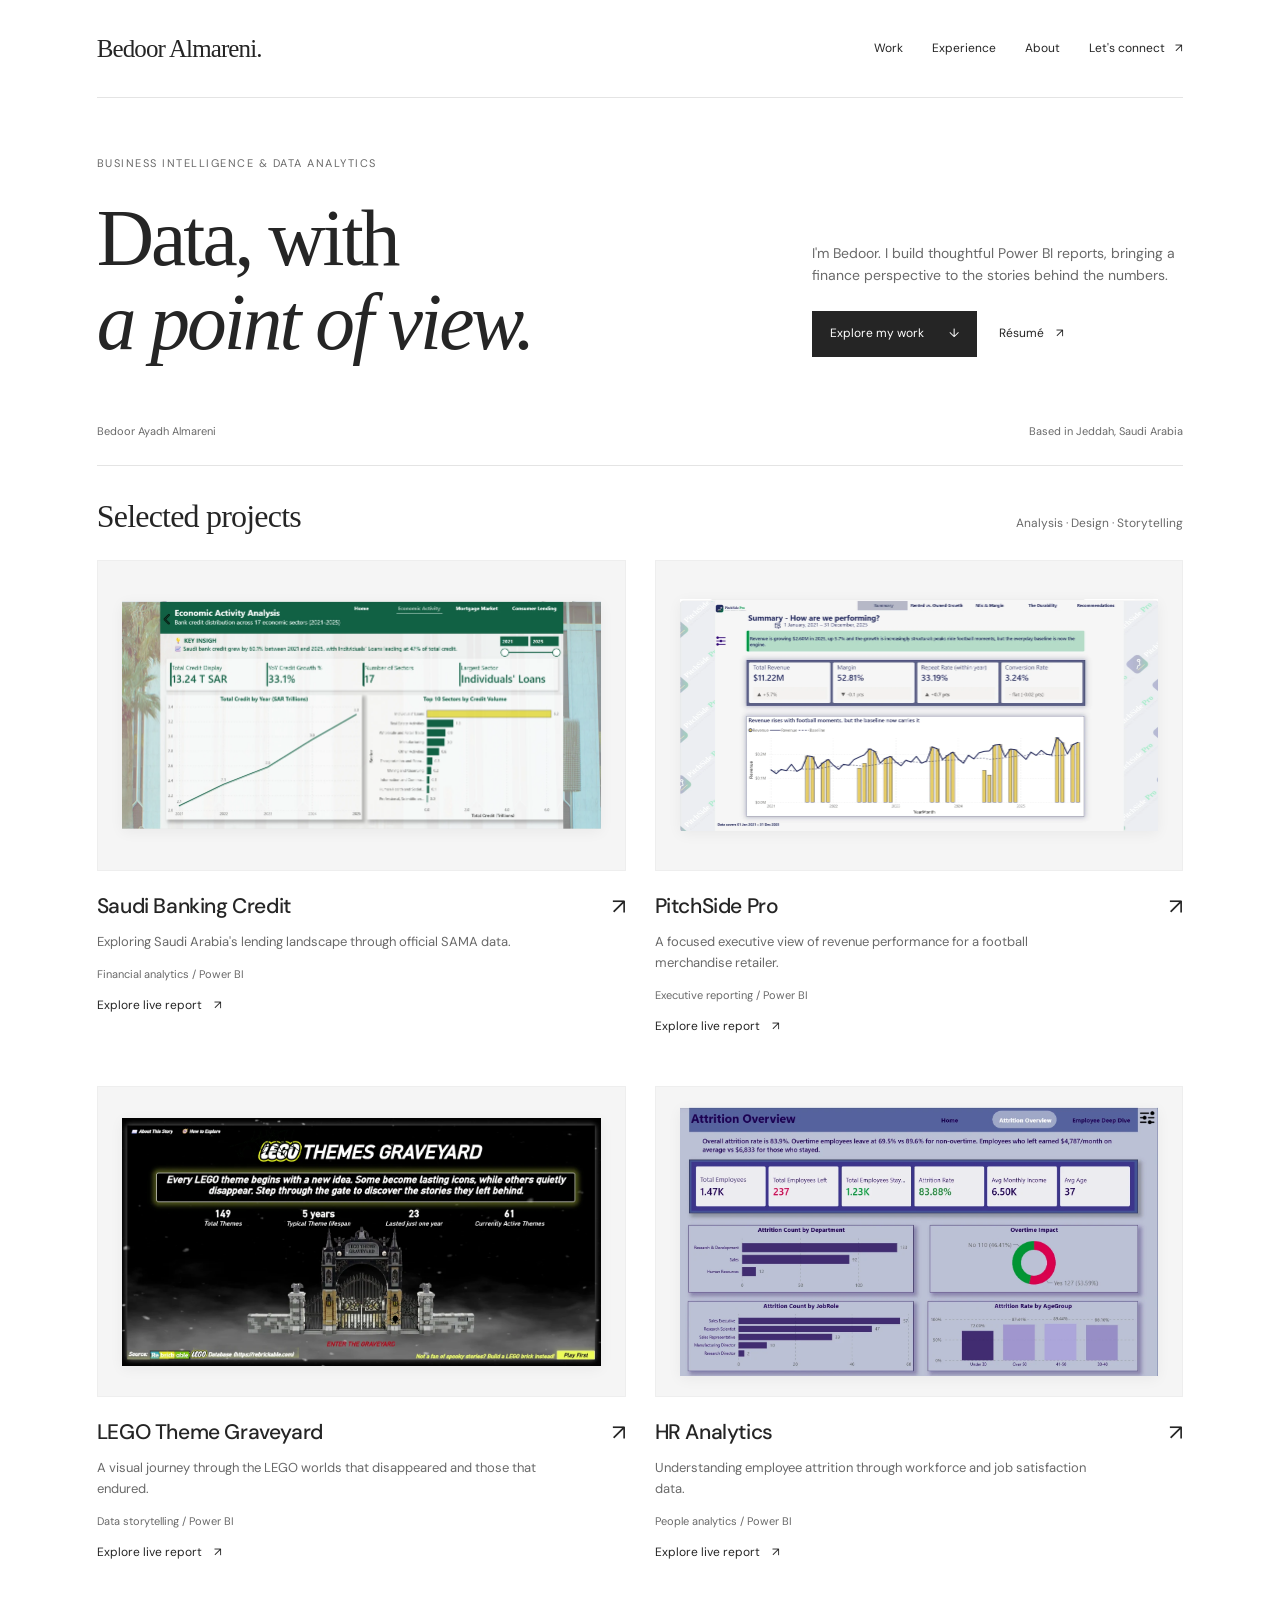
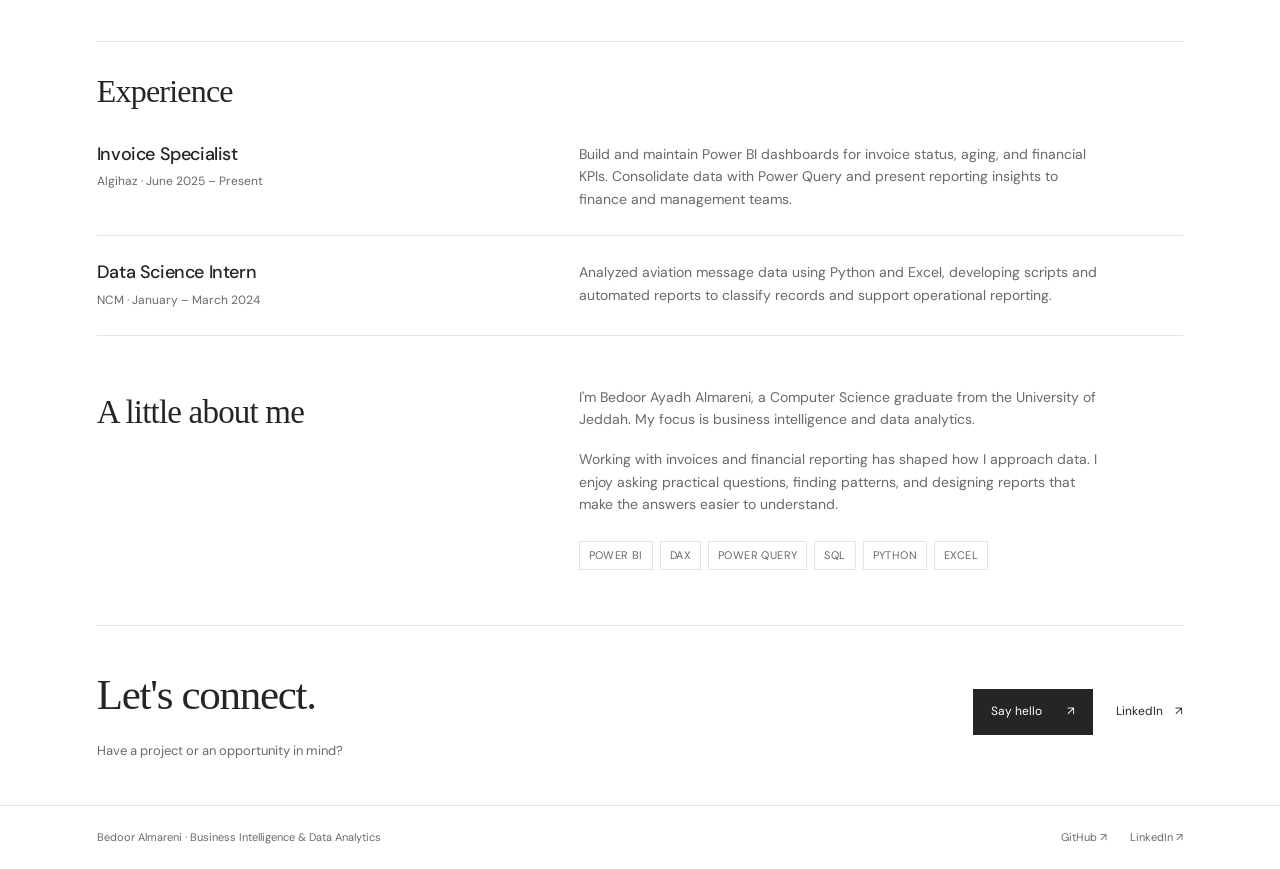
<file: index.html>
<!doctype html>
<html lang="en"><head><meta charset="utf-8"><meta name="viewport" content="width=device-width, initial-scale=1"><title>Business Intelligence &amp; Data Analytics | Bedoor Almareni</title><meta name="description" content="Power BI projects, financial analytics, and data storytelling by Bedoor Ayadh Almareni, a business intelligence and data analyst based in Jeddah."><meta name="theme-color" content="#ffffff"><meta property="og:title" content="Business Intelligence &amp; Data Analytics | Bedoor Almareni"><meta property="og:description" content="Power BI projects, financial analytics, and data storytelling by Bedoor Ayadh Almareni, a business intelligence and data analyst based in Jeddah."><meta property="og:type" content="website"><link rel="icon" href="assets/favicon.svg" type="image/svg+xml"><link rel="stylesheet" href="styles.css"><script src="site.js" defer></script></head><body><a class="skip" href="#main">Skip to content</a>
<header class="site-header"><div class="shell"><nav class="nav" aria-label="Main navigation">
<a class="logo" href="index.html" aria-label="Bedoor Almareni, home">Bedoor Almareni.</a>
<button class="menu-toggle" type="button" aria-expanded="false" aria-controls="main-nav">Menu</button>
<div class="nav-links" id="main-nav"><a href="#work">Work</a><a href="#experience">Experience</a><a href="#about">About</a><a class="nav-contact" href="#contact">Let's connect <span aria-hidden="true">↗</span></a></div>
</nav></div></header><main id="main" class="shell"><section class="hero" aria-labelledby="hero-title">
<div class="hero-main"><div><p class="eyebrow">Business intelligence &amp; data analytics</p><h1 id="hero-title">Data, with<br><em>a point of view.</em></h1></div>
<div class="hero-info"><p class="intro">I'm Bedoor. I build thoughtful Power BI reports, bringing a finance perspective to the stories behind the numbers.</p>
<div class="actions"><a class="primary" href="#work">Explore my work <span aria-hidden="true">↓</span></a><a class="text-link" href="assets/bedoor-almareni-resume.pdf" download>Résumé <span aria-hidden="true">↗</span></a></div></div></div>
<div class="hero-byline"><span>Bedoor Ayadh Almareni</span><span>Based in Jeddah, Saudi Arabia</span></div></section>
<section id="work" aria-labelledby="work-title"><div class="section-heading"><h2 id="work-title">Selected projects</h2><p>Analysis · Design · Storytelling</p></div><div class="project-grid"><article class="project">
<a class="project-cover" href="saudi-banking.html" aria-label="Explore Saudi Banking Credit"><img src="assets/banking.webp" alt="Saudi Banking Credit — Economic activity analysis" width="1600" height="850" loading="lazy"></a>
<a class="project-title" href="saudi-banking.html"><h3>Saudi Banking Credit</h3><span class="project-arrow" aria-hidden="true">↗</span></a>
<p class="project-description">Exploring Saudi Arabia&#x27;s lending landscape through official SAMA data.</p>
<p class="project-category">Financial analytics / Power BI</p>
<a class="text-link" href="https://app.powerbi.com/view?r=eyJrIjoiOTRhMmZhNDAtNjNlMC00MzNiLTlmMjAtN2JhOTRiOTY1Y2RjIiwidCI6Ijk3ZGE5ZDRmLWRlM2EtNDMxMC04MWM5LTcwZDU4ZjM3YWJkNSIsImMiOjl9" target="_blank" rel="noopener noreferrer">Explore live report <span aria-hidden="true">↗</span></a>
</article><article class="project">
<a class="project-cover" href="pitchside-pro.html" aria-label="Explore PitchSide Pro"><img src="assets/pitchside.webp" alt="PitchSide Pro — Executive revenue summary" width="1600" height="850" loading="lazy"></a>
<a class="project-title" href="pitchside-pro.html"><h3>PitchSide Pro</h3><span class="project-arrow" aria-hidden="true">↗</span></a>
<p class="project-description">A focused executive view of revenue performance for a football merchandise retailer.</p>
<p class="project-category">Executive reporting / Power BI</p>
<a class="text-link" href="https://app.powerbi.com/view?r=eyJrIjoiYjBmNTdlYjEtMTUzYi00NTU5LTk2YTYtYjc1OTE1NDVmZjdkIiwidCI6Ijk3ZGE5ZDRmLWRlM2EtNDMxMC04MWM5LTcwZDU4ZjM3YWJkNSIsImMiOjl9" target="_blank" rel="noopener noreferrer">Explore live report <span aria-hidden="true">↗</span></a>
</article><article class="project">
<a class="project-cover" href="lego-theme-graveyard.html" aria-label="Explore LEGO Theme Graveyard"><img src="assets/lego.webp" alt="LEGO Theme Graveyard — The story entrance" width="1600" height="850" loading="lazy"></a>
<a class="project-title" href="lego-theme-graveyard.html"><h3>LEGO Theme Graveyard</h3><span class="project-arrow" aria-hidden="true">↗</span></a>
<p class="project-description">A visual journey through the LEGO worlds that disappeared and those that endured.</p>
<p class="project-category">Data storytelling / Power BI</p>
<a class="text-link" href="https://app.powerbi.com/view?r=eyJrIjoiOTJmMGExY2YtMzkyZS00N2Y3LTgxYzItOGNkM2I1NGMxNDJlIiwidCI6Ijk3ZGE5ZDRmLWRlM2EtNDMxMC04MWM5LTcwZDU4ZjM3YWJkNSIsImMiOjl9" target="_blank" rel="noopener noreferrer">Explore live report <span aria-hidden="true">↗</span></a>
</article><article class="project">
<a class="project-cover" href="hr-analytics.html" aria-label="Explore HR Analytics"><img src="assets/hr.webp" alt="HR Analytics — Employee attrition overview" width="1600" height="850" loading="lazy"></a>
<a class="project-title" href="hr-analytics.html"><h3>HR Analytics</h3><span class="project-arrow" aria-hidden="true">↗</span></a>
<p class="project-description">Understanding employee attrition through workforce and job satisfaction data.</p>
<p class="project-category">People analytics / Power BI</p>
<a class="text-link" href="https://app.powerbi.com/view?r=eyJrIjoiZTE3MTEwNTYtNjA1OC00ZjhlLTg3NjUtMTI0NTY1NmI5YzcyIiwidCI6Ijk3ZGE5ZDRmLWRlM2EtNDMxMC04MWM5LTcwZDU4ZjM3YWJkNSIsImMiOjl9" target="_blank" rel="noopener noreferrer">Explore live report <span aria-hidden="true">↗</span></a>
</article></div></section>
<section class="experience" id="experience" aria-labelledby="experience-title">
<div class="section-heading"><h2 id="experience-title">Experience</h2></div>
<div class="job"><div><h3>Invoice Specialist</h3><div class="job-meta">Algihaz · June 2025 – Present</div></div><p>Build and maintain Power BI dashboards for invoice status, aging, and financial KPIs. Consolidate data with Power Query and present reporting insights to finance and management teams.</p></div>
<div class="job"><div><h3>Data Science Intern</h3><div class="job-meta">NCM · January – March 2024</div></div><p>Analyzed aviation message data using Python and Excel, developing scripts and automated reports to classify records and support operational reporting.</p></div></section>
<section class="about" id="about" aria-labelledby="about-title"><h2 id="about-title">A little about me</h2><div><p>I'm Bedoor Ayadh Almareni, a Computer Science graduate from the University of Jeddah. My focus is business intelligence and data analytics.</p><p>Working with invoices and financial reporting has shaped how I approach data. I enjoy asking practical questions, finding patterns, and designing reports that make the answers easier to understand.</p><div class="skills"><ul class="tags"><li>POWER BI</li><li>DAX</li><li>POWER QUERY</li><li>SQL</li><li>PYTHON</li><li>EXCEL</li></ul></div></div></section><section class="contact" id="contact" aria-labelledby="contact-title"><div><h2 id="contact-title">Let's connect.</h2><p>Have a project or an opportunity in mind?</p></div><div class="contact-links"><a class="primary" href="mailto:Bedooralmareni@gmail.com">Say hello <span aria-hidden="true">↗</span></a><a class="text-link" href="https://www.linkedin.com/in/bedoor-alsulami" target="_blank" rel="noopener noreferrer">LinkedIn <span aria-hidden="true">↗</span></a></div></section></main><footer class="footer"><div class="shell footer-inner"><span>Bedoor Almareni · Business Intelligence &amp; Data Analytics</span><div class="footer-links"><a href="https://github.com/bedooralmareni" target="_blank" rel="noopener noreferrer">GitHub ↗</a><a href="https://www.linkedin.com/in/bedoor-alsulami" target="_blank" rel="noopener noreferrer">LinkedIn ↗</a></div></div></footer></body></html>
</file>
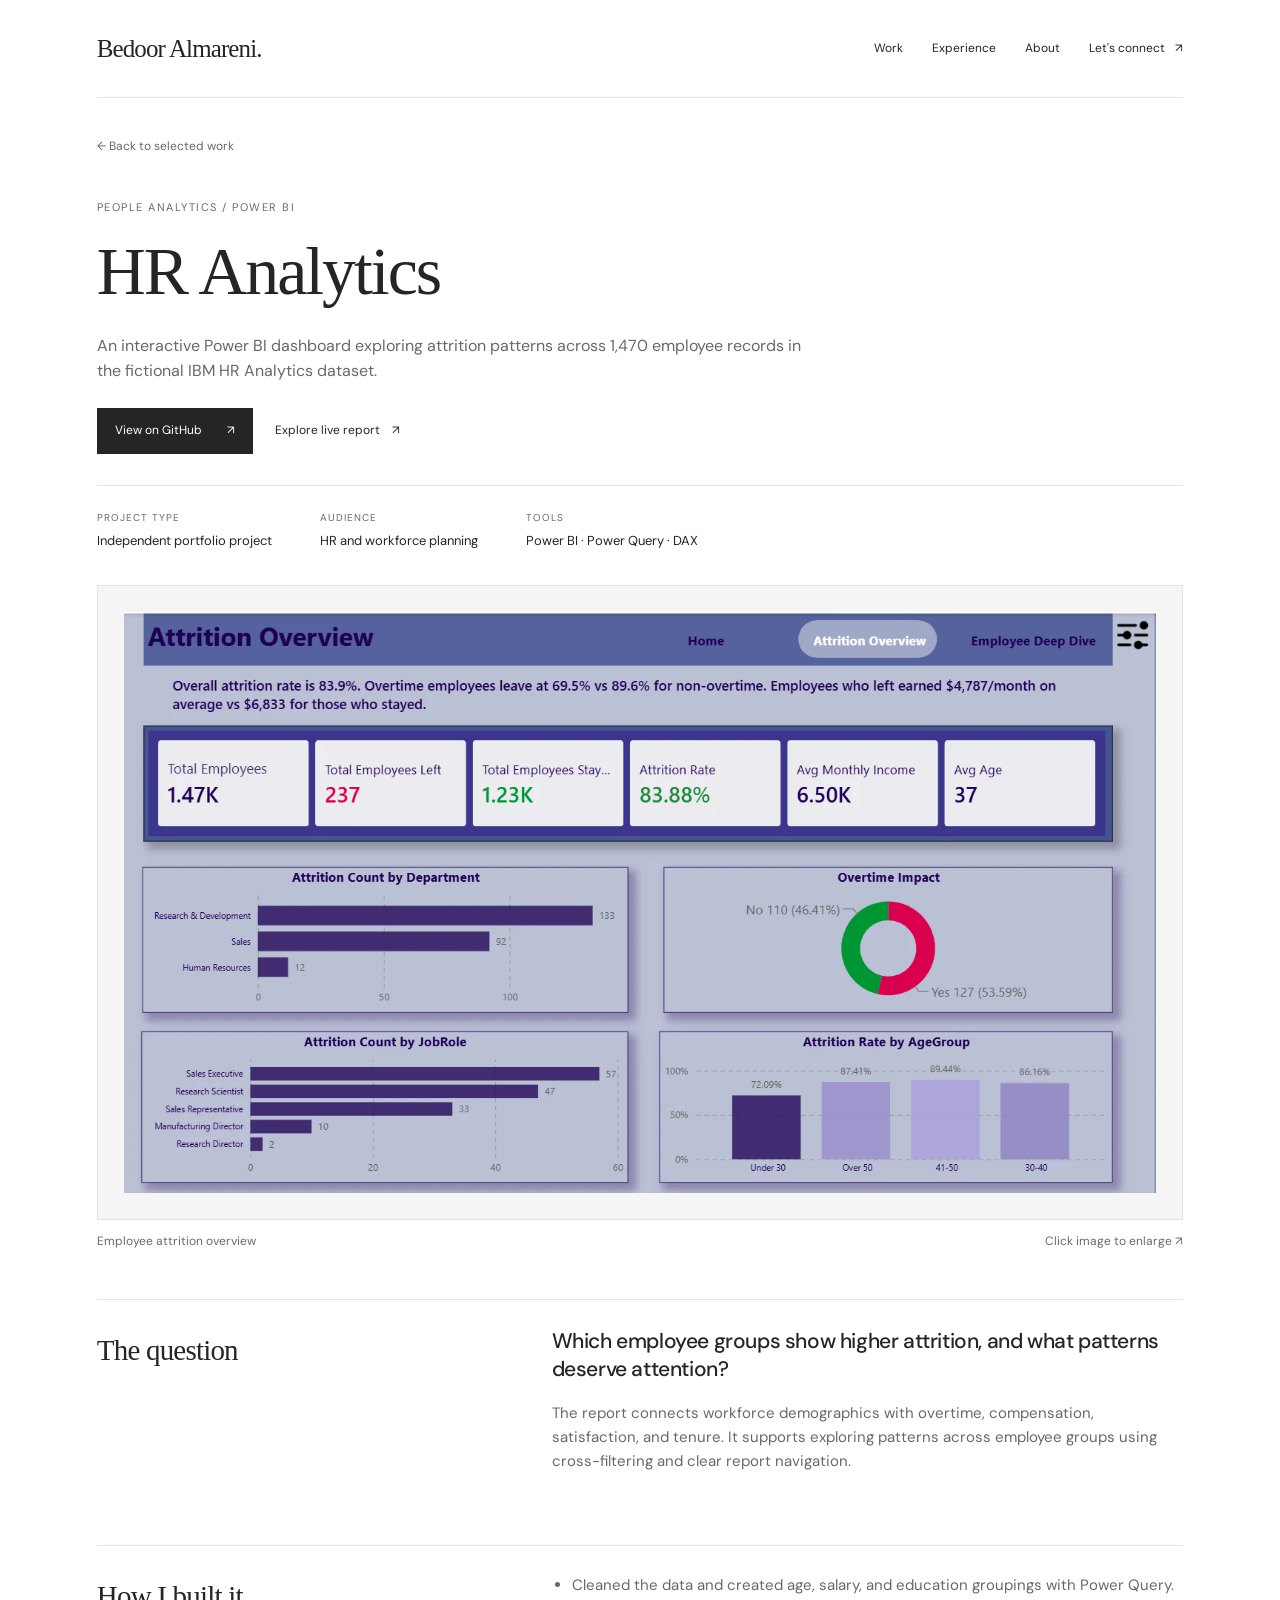
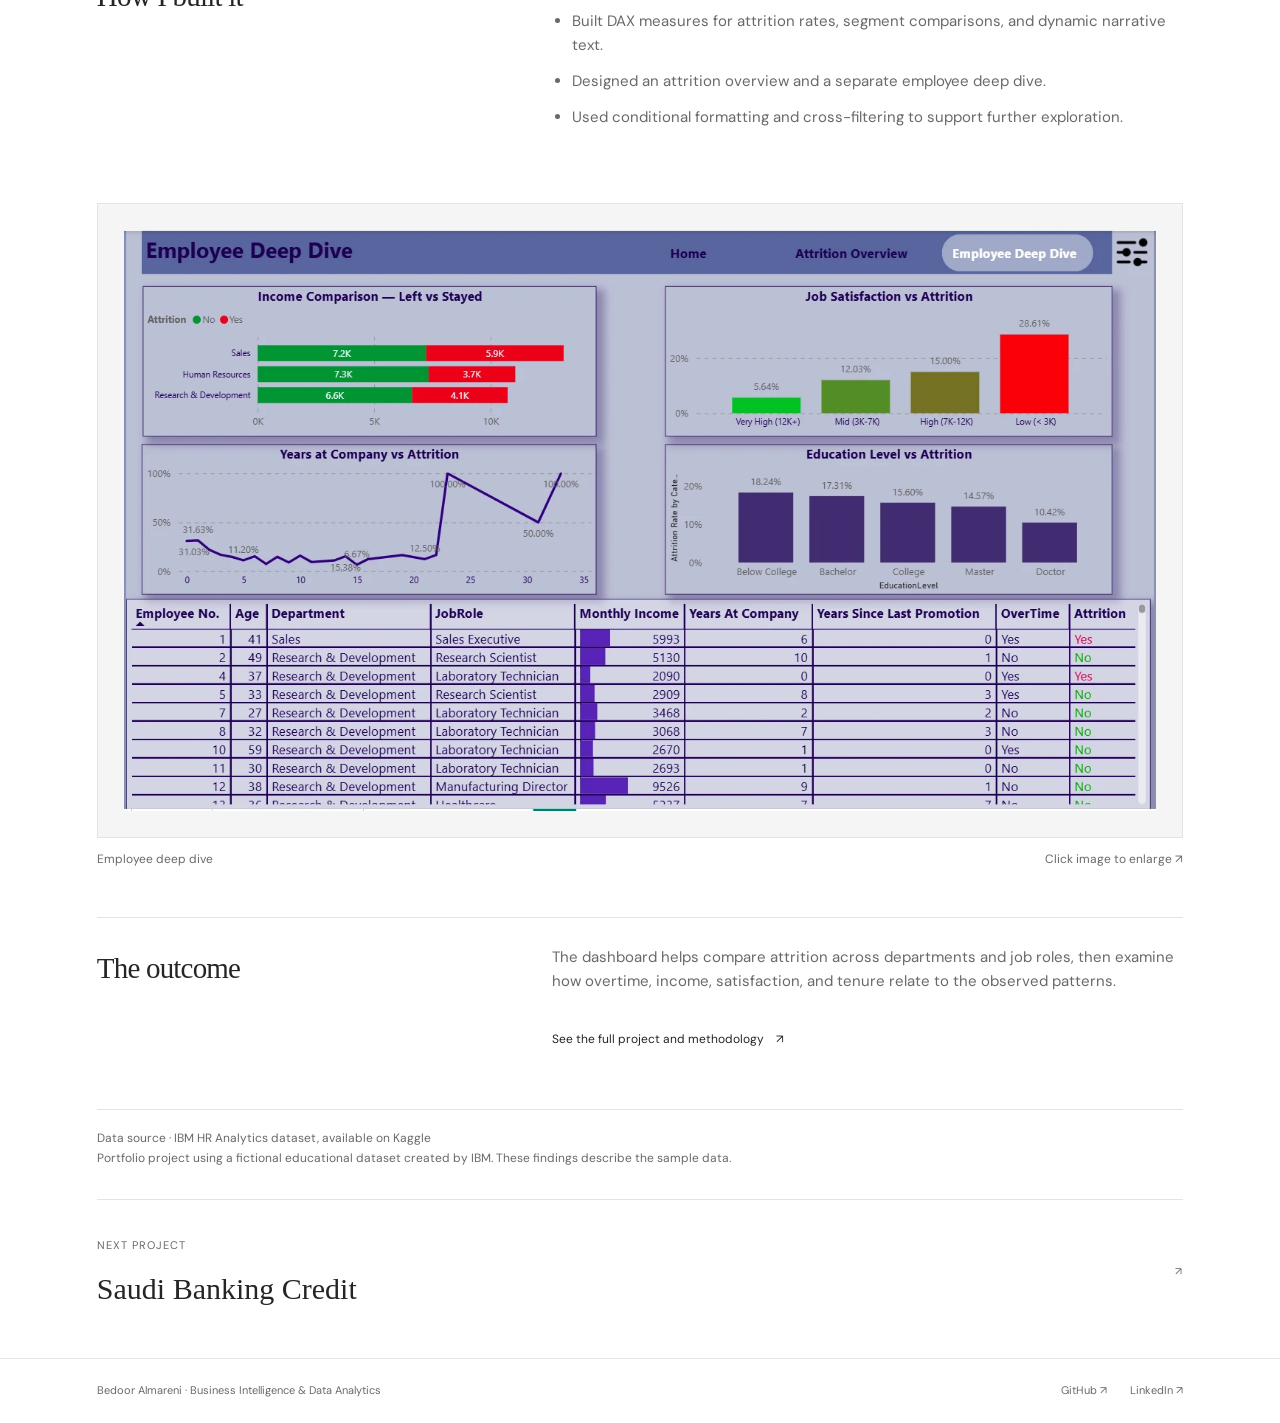
<file: hr-analytics.html>
<!doctype html>
<html lang="en"><head><meta charset="utf-8"><meta name="viewport" content="width=device-width, initial-scale=1"><title>HR Analytics | Bedoor Almareni</title><meta name="description" content="An interactive Power BI dashboard exploring attrition patterns across 1,470 employee records in the fictional IBM HR Analytics dataset."><meta name="theme-color" content="#ffffff"><meta property="og:title" content="HR Analytics | Bedoor Almareni"><meta property="og:description" content="An interactive Power BI dashboard exploring attrition patterns across 1,470 employee records in the fictional IBM HR Analytics dataset."><meta property="og:type" content="website"><link rel="icon" href="assets/favicon.svg" type="image/svg+xml"><link rel="stylesheet" href="styles.css"><script src="site.js" defer></script></head><body><a class="skip" href="#main">Skip to content</a>
<header class="site-header"><div class="shell"><nav class="nav" aria-label="Main navigation">
<a class="logo" href="index.html" aria-label="Bedoor Almareni, home">Bedoor Almareni.</a>
<button class="menu-toggle" type="button" aria-expanded="false" aria-controls="main-nav">Menu</button>
<div class="nav-links" id="main-nav"><a href="index.html#work">Work</a><a href="index.html#experience">Experience</a><a href="index.html#about">About</a><a class="nav-contact" href="index.html#contact">Let's connect <span aria-hidden="true">↗</span></a></div>
</nav></div></header><main id="main" class="shell"><div class="case-top"><a class="back" href="index.html#work">← Back to selected work</a><div class="case-heading"><p class="eyebrow">People analytics / Power BI</p><h1>HR Analytics</h1><p class="intro">An interactive Power BI dashboard exploring attrition patterns across 1,470 employee records in the fictional IBM HR Analytics dataset.</p><div class="actions"><a class="primary" href="https://github.com/bedooralmareni/HR-Analytics-Dashboard" target="_blank" rel="noopener noreferrer">View on GitHub <span aria-hidden="true">↗</span></a><a class="text-link" href="https://app.powerbi.com/view?r=eyJrIjoiZTE3MTEwNTYtNjA1OC00ZjhlLTg3NjUtMTI0NTY1NmI5YzcyIiwidCI6Ijk3ZGE5ZDRmLWRlM2EtNDMxMC04MWM5LTcwZDU4ZjM3YWJkNSIsImMiOjl9" target="_blank" rel="noopener noreferrer">Explore live report <span aria-hidden="true">↗</span></a></div></div><div class="case-meta"><div><span>Project type</span>Independent portfolio project</div><div><span>Audience</span>HR and workforce planning</div><div><span>Tools</span>Power BI · Power Query · DAX</div></div></div><figure class="gallery-figure"><button type="button" class="gallery-button hr" aria-label="Enlarge Employee attrition overview"><img src="assets/hr.webp" alt="HR Analytics — Employee attrition overview" width="1600" height="850" loading="lazy"></button><figcaption><span>Employee attrition overview</span><span>Click image to enlarge ↗</span></figcaption></figure><section class="case-story"><h2>The question</h2><div class="case-copy"><h3>Which employee groups show higher attrition, and what patterns deserve attention?</h3><p>The report connects workforce demographics with overtime, compensation, satisfaction, and tenure. It supports exploring patterns across employee groups using cross-filtering and clear report navigation.</p></div></section><section class="case-story"><h2>How I built it</h2><div class="case-copy"><ul><li>Cleaned the data and created age, salary, and education groupings with Power Query.</li><li>Built DAX measures for attrition rates, segment comparisons, and dynamic narrative text.</li><li>Designed an attrition overview and a separate employee deep dive.</li><li>Used conditional formatting and cross-filtering to support further exploration.</li></ul></div></section><figure class="gallery-figure"><button type="button" class="gallery-button hr" aria-label="Enlarge Employee deep dive"><img src="assets/hr-detail.webp" alt="HR Analytics — Employee deep dive" width="1600" height="850" loading="lazy"></button><figcaption><span>Employee deep dive</span><span>Click image to enlarge ↗</span></figcaption></figure><section class="case-story"><h2>The outcome</h2><div class="case-copy"><p>The dashboard helps compare attrition across departments and job roles, then examine how overtime, income, satisfaction, and tenure relate to the observed patterns.</p><a class="text-link" href="https://github.com/bedooralmareni/HR-Analytics-Dashboard" target="_blank" rel="noopener noreferrer">See the full project and methodology <span aria-hidden="true">↗</span></a></div></section><p class="source-note">Data source · IBM HR Analytics dataset, available on Kaggle<br>Portfolio project using a fictional educational dataset created by IBM. These findings describe the sample data.</p><a class="next-project" href="saudi-banking.html"><div><span>Next project</span><strong>Saudi Banking Credit</strong></div><span aria-hidden="true">↗</span></a></main><footer class="footer"><div class="shell footer-inner"><span>Bedoor Almareni · Business Intelligence &amp; Data Analytics</span><div class="footer-links"><a href="https://github.com/bedooralmareni" target="_blank" rel="noopener noreferrer">GitHub ↗</a><a href="https://www.linkedin.com/in/bedoor-alsulami" target="_blank" rel="noopener noreferrer">LinkedIn ↗</a></div></div></footer><dialog class="lightbox" aria-label="Report image preview"><div class="lightbox-header"><span class="lightbox-caption"></span><button class="close-lightbox" type="button">Close ✕</button></div><img alt=""></dialog></body></html>
</file>
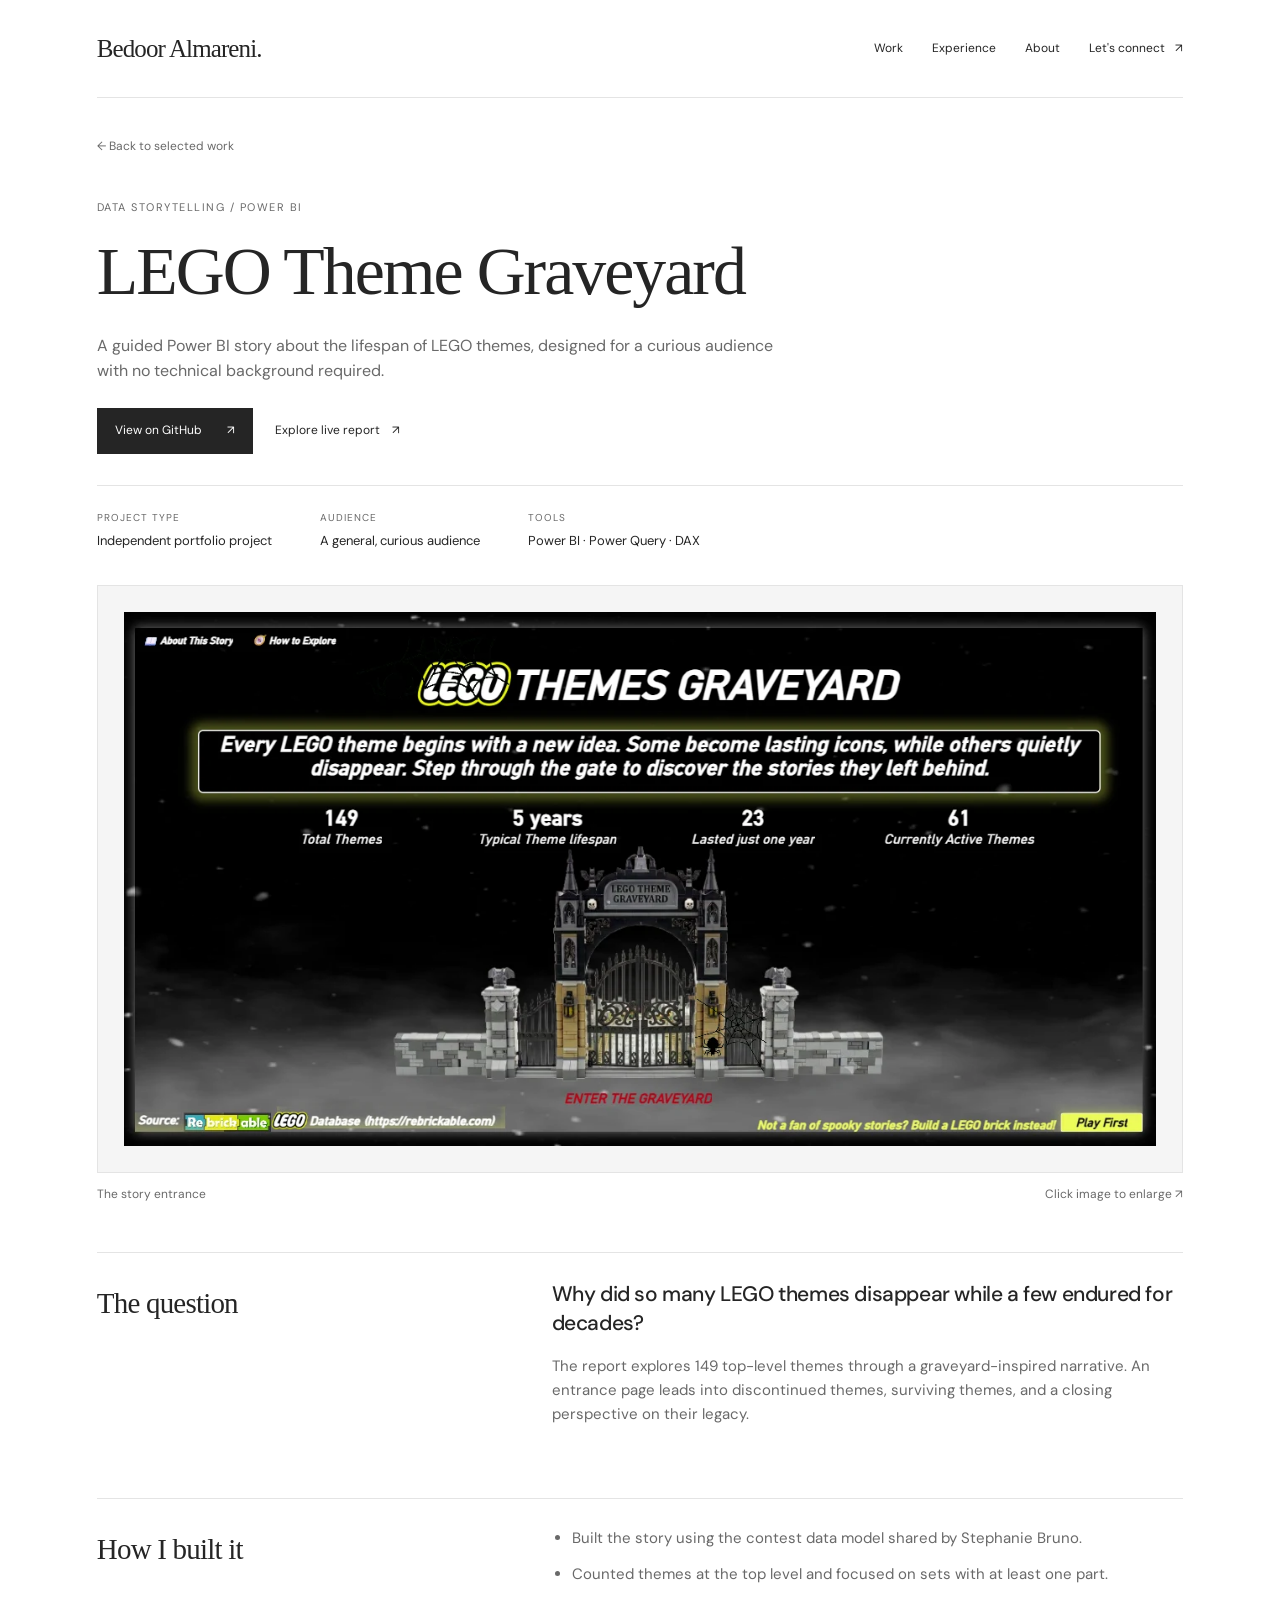
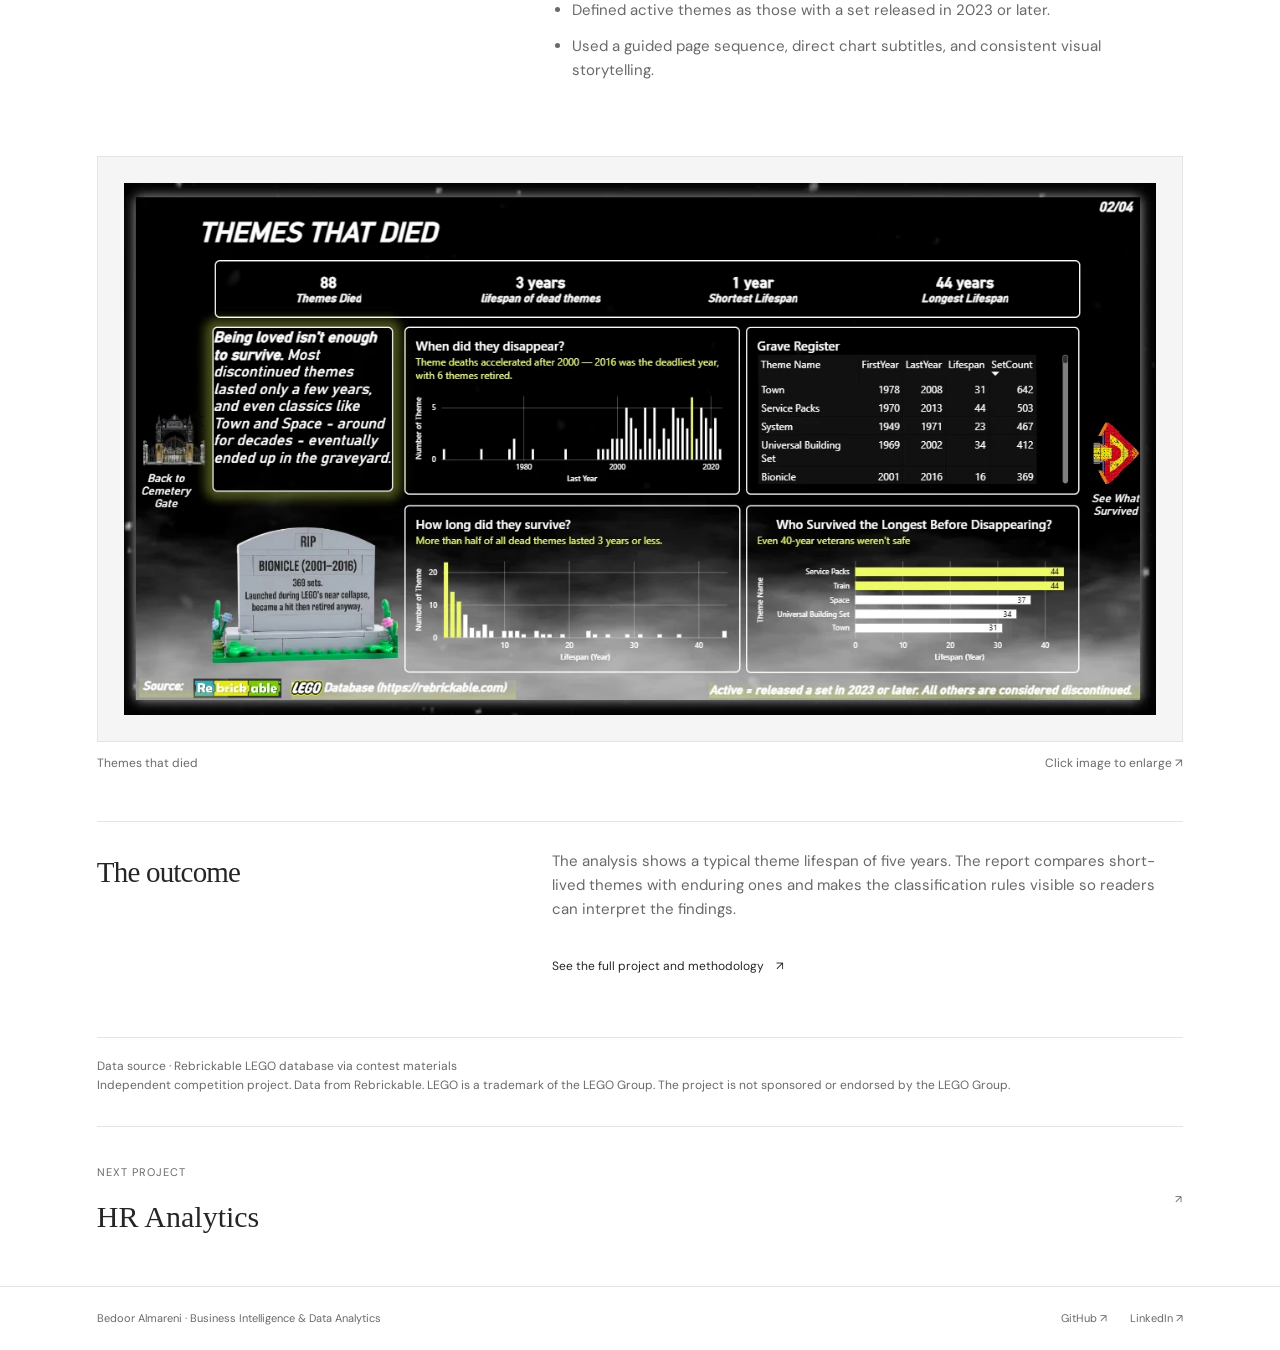
<file: lego-theme-graveyard.html>
<!doctype html>
<html lang="en"><head><meta charset="utf-8"><meta name="viewport" content="width=device-width, initial-scale=1"><title>LEGO Theme Graveyard | Bedoor Almareni</title><meta name="description" content="A guided Power BI story about the lifespan of LEGO themes, designed for a curious audience with no technical background required."><meta name="theme-color" content="#ffffff"><meta property="og:title" content="LEGO Theme Graveyard | Bedoor Almareni"><meta property="og:description" content="A guided Power BI story about the lifespan of LEGO themes, designed for a curious audience with no technical background required."><meta property="og:type" content="website"><link rel="icon" href="assets/favicon.svg" type="image/svg+xml"><link rel="stylesheet" href="styles.css"><script src="site.js" defer></script></head><body><a class="skip" href="#main">Skip to content</a>
<header class="site-header"><div class="shell"><nav class="nav" aria-label="Main navigation">
<a class="logo" href="index.html" aria-label="Bedoor Almareni, home">Bedoor Almareni.</a>
<button class="menu-toggle" type="button" aria-expanded="false" aria-controls="main-nav">Menu</button>
<div class="nav-links" id="main-nav"><a href="index.html#work">Work</a><a href="index.html#experience">Experience</a><a href="index.html#about">About</a><a class="nav-contact" href="index.html#contact">Let's connect <span aria-hidden="true">↗</span></a></div>
</nav></div></header><main id="main" class="shell"><div class="case-top"><a class="back" href="index.html#work">← Back to selected work</a><div class="case-heading"><p class="eyebrow">Data storytelling / Power BI</p><h1>LEGO Theme Graveyard</h1><p class="intro">A guided Power BI story about the lifespan of LEGO themes, designed for a curious audience with no technical background required.</p><div class="actions"><a class="primary" href="https://github.com/bedooralmareni/Lego-theme-graveyard" target="_blank" rel="noopener noreferrer">View on GitHub <span aria-hidden="true">↗</span></a><a class="text-link" href="https://app.powerbi.com/view?r=eyJrIjoiOTJmMGExY2YtMzkyZS00N2Y3LTgxYzItOGNkM2I1NGMxNDJlIiwidCI6Ijk3ZGE5ZDRmLWRlM2EtNDMxMC04MWM5LTcwZDU4ZjM3YWJkNSIsImMiOjl9" target="_blank" rel="noopener noreferrer">Explore live report <span aria-hidden="true">↗</span></a></div></div><div class="case-meta"><div><span>Project type</span>Independent portfolio project</div><div><span>Audience</span>A general, curious audience</div><div><span>Tools</span>Power BI · Power Query · DAX</div></div></div><figure class="gallery-figure"><button type="button" class="gallery-button lego" aria-label="Enlarge The story entrance"><img src="assets/lego.webp" alt="LEGO Theme Graveyard — The story entrance" width="1600" height="850" loading="lazy"></button><figcaption><span>The story entrance</span><span>Click image to enlarge ↗</span></figcaption></figure><section class="case-story"><h2>The question</h2><div class="case-copy"><h3>Why did so many LEGO themes disappear while a few endured for decades?</h3><p>The report explores 149 top-level themes through a graveyard-inspired narrative. An entrance page leads into discontinued themes, surviving themes, and a closing perspective on their legacy.</p></div></section><section class="case-story"><h2>How I built it</h2><div class="case-copy"><ul><li>Built the story using the contest data model shared by Stephanie Bruno.</li><li>Counted themes at the top level and focused on sets with at least one part.</li><li>Defined active themes as those with a set released in 2023 or later.</li><li>Used a guided page sequence, direct chart subtitles, and consistent visual storytelling.</li></ul></div></section><figure class="gallery-figure"><button type="button" class="gallery-button lego" aria-label="Enlarge Themes that died"><img src="assets/lego-detail.webp" alt="LEGO Theme Graveyard — Themes that died" width="1600" height="850" loading="lazy"></button><figcaption><span>Themes that died</span><span>Click image to enlarge ↗</span></figcaption></figure><section class="case-story"><h2>The outcome</h2><div class="case-copy"><p>The analysis shows a typical theme lifespan of five years. The report compares short-lived themes with enduring ones and makes the classification rules visible so readers can interpret the findings.</p><a class="text-link" href="https://github.com/bedooralmareni/Lego-theme-graveyard" target="_blank" rel="noopener noreferrer">See the full project and methodology <span aria-hidden="true">↗</span></a></div></section><p class="source-note">Data source · Rebrickable LEGO database via contest materials<br>Independent competition project. Data from Rebrickable. LEGO is a trademark of the LEGO Group. The project is not sponsored or endorsed by the LEGO Group.</p><a class="next-project" href="hr-analytics.html"><div><span>Next project</span><strong>HR Analytics</strong></div><span aria-hidden="true">↗</span></a></main><footer class="footer"><div class="shell footer-inner"><span>Bedoor Almareni · Business Intelligence &amp; Data Analytics</span><div class="footer-links"><a href="https://github.com/bedooralmareni" target="_blank" rel="noopener noreferrer">GitHub ↗</a><a href="https://www.linkedin.com/in/bedoor-alsulami" target="_blank" rel="noopener noreferrer">LinkedIn ↗</a></div></div></footer><dialog class="lightbox" aria-label="Report image preview"><div class="lightbox-header"><span class="lightbox-caption"></span><button class="close-lightbox" type="button">Close ✕</button></div><img alt=""></dialog></body></html>
</file>
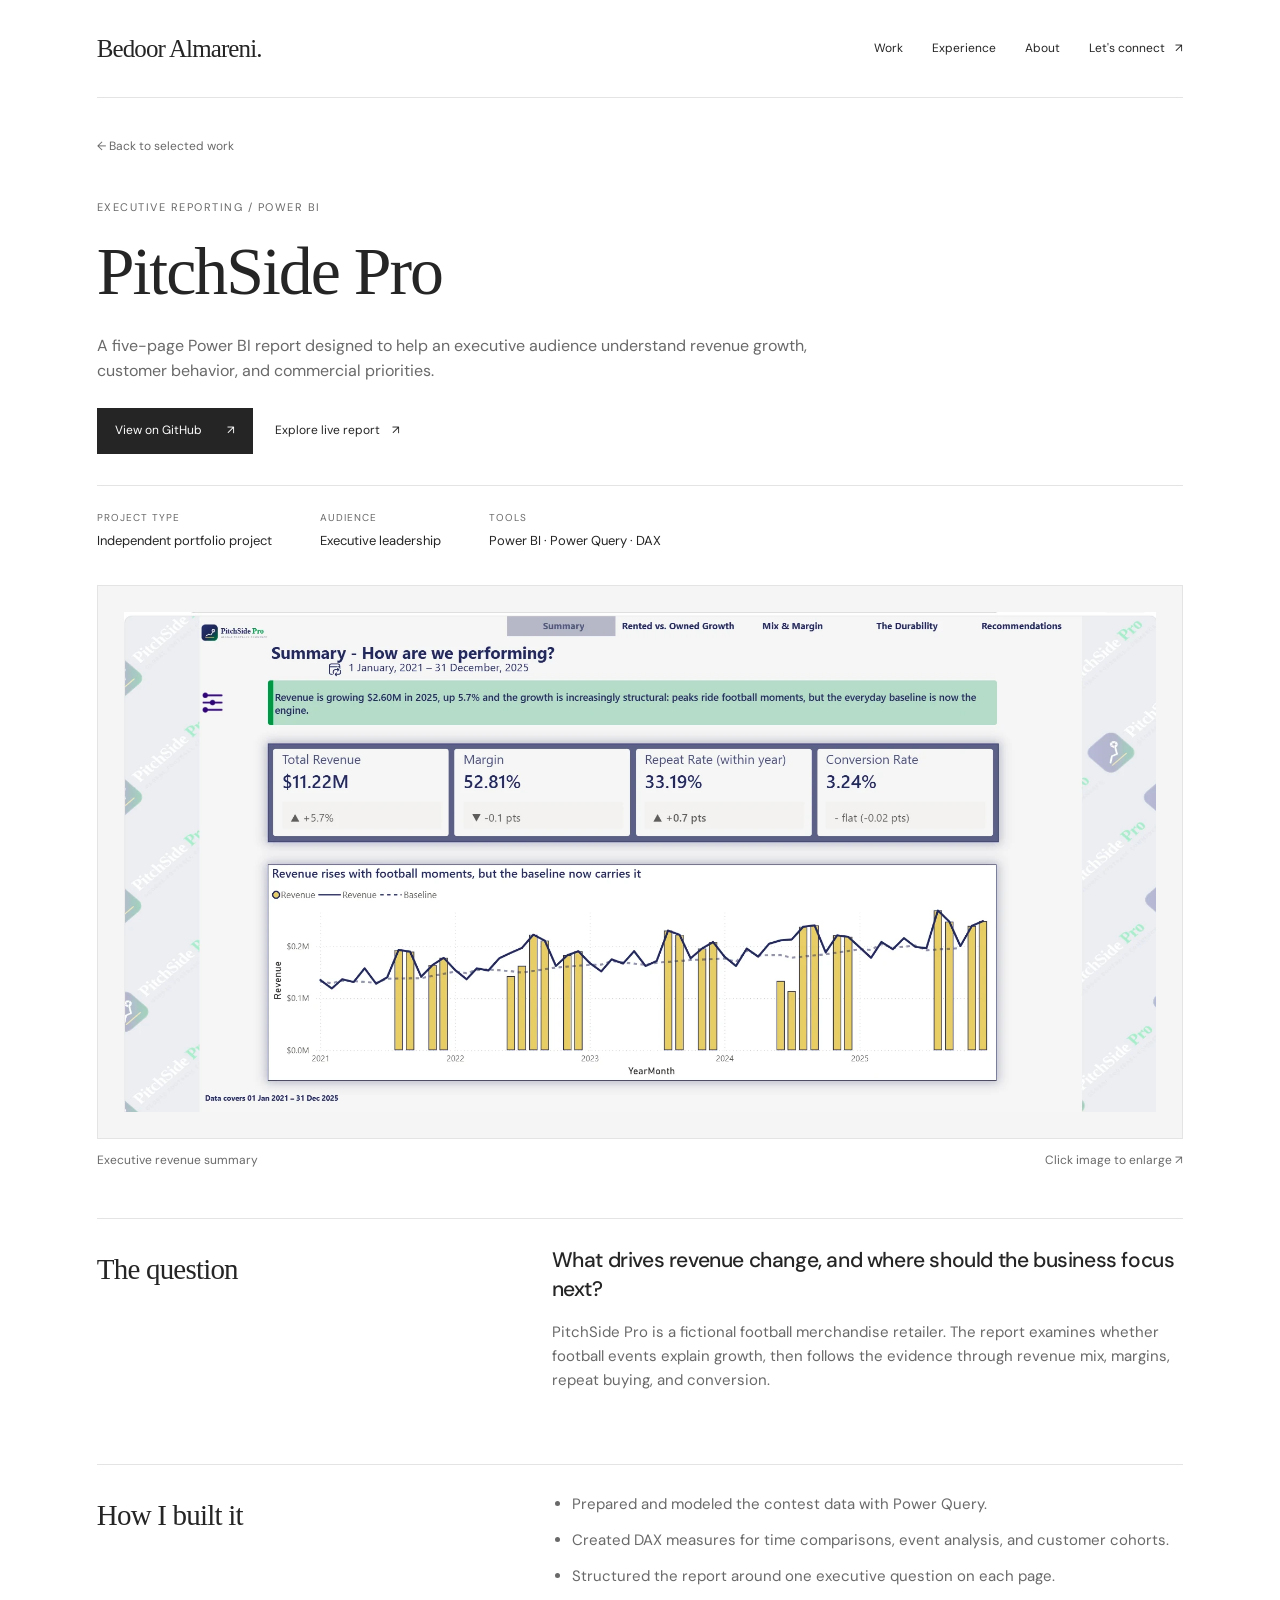
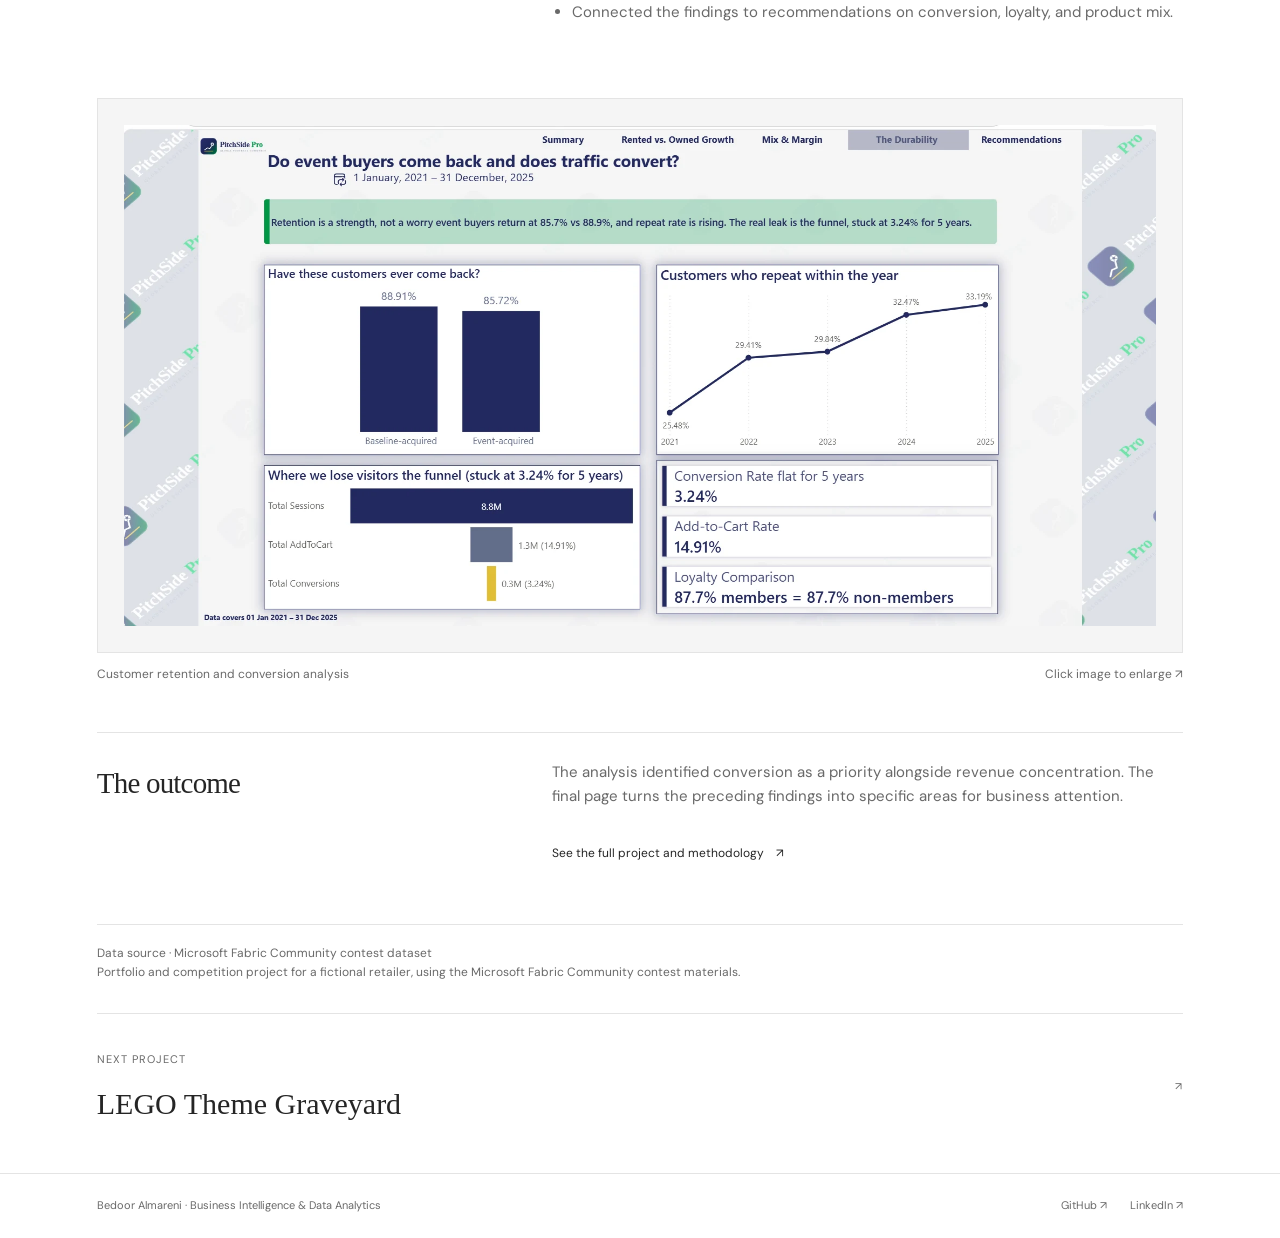
<file: pitchside-pro.html>
<!doctype html>
<html lang="en"><head><meta charset="utf-8"><meta name="viewport" content="width=device-width, initial-scale=1"><title>PitchSide Pro | Bedoor Almareni</title><meta name="description" content="A five-page Power BI report designed to help an executive audience understand revenue growth, customer behavior, and commercial priorities."><meta name="theme-color" content="#ffffff"><meta property="og:title" content="PitchSide Pro | Bedoor Almareni"><meta property="og:description" content="A five-page Power BI report designed to help an executive audience understand revenue growth, customer behavior, and commercial priorities."><meta property="og:type" content="website"><link rel="icon" href="assets/favicon.svg" type="image/svg+xml"><link rel="stylesheet" href="styles.css"><script src="site.js" defer></script></head><body><a class="skip" href="#main">Skip to content</a>
<header class="site-header"><div class="shell"><nav class="nav" aria-label="Main navigation">
<a class="logo" href="index.html" aria-label="Bedoor Almareni, home">Bedoor Almareni.</a>
<button class="menu-toggle" type="button" aria-expanded="false" aria-controls="main-nav">Menu</button>
<div class="nav-links" id="main-nav"><a href="index.html#work">Work</a><a href="index.html#experience">Experience</a><a href="index.html#about">About</a><a class="nav-contact" href="index.html#contact">Let's connect <span aria-hidden="true">↗</span></a></div>
</nav></div></header><main id="main" class="shell"><div class="case-top"><a class="back" href="index.html#work">← Back to selected work</a><div class="case-heading"><p class="eyebrow">Executive reporting / Power BI</p><h1>PitchSide Pro</h1><p class="intro">A five-page Power BI report designed to help an executive audience understand revenue growth, customer behavior, and commercial priorities.</p><div class="actions"><a class="primary" href="https://github.com/bedooralmareni/pitchside-pro-report" target="_blank" rel="noopener noreferrer">View on GitHub <span aria-hidden="true">↗</span></a><a class="text-link" href="https://app.powerbi.com/view?r=eyJrIjoiYjBmNTdlYjEtMTUzYi00NTU5LTk2YTYtYjc1OTE1NDVmZjdkIiwidCI6Ijk3ZGE5ZDRmLWRlM2EtNDMxMC04MWM5LTcwZDU4ZjM3YWJkNSIsImMiOjl9" target="_blank" rel="noopener noreferrer">Explore live report <span aria-hidden="true">↗</span></a></div></div><div class="case-meta"><div><span>Project type</span>Independent portfolio project</div><div><span>Audience</span>Executive leadership</div><div><span>Tools</span>Power BI · Power Query · DAX</div></div></div><figure class="gallery-figure"><button type="button" class="gallery-button pitchside" aria-label="Enlarge Executive revenue summary"><img src="assets/pitchside.webp" alt="PitchSide Pro — Executive revenue summary" width="1600" height="850" loading="lazy"></button><figcaption><span>Executive revenue summary</span><span>Click image to enlarge ↗</span></figcaption></figure><section class="case-story"><h2>The question</h2><div class="case-copy"><h3>What drives revenue change, and where should the business focus next?</h3><p>PitchSide Pro is a fictional football merchandise retailer. The report examines whether football events explain growth, then follows the evidence through revenue mix, margins, repeat buying, and conversion.</p></div></section><section class="case-story"><h2>How I built it</h2><div class="case-copy"><ul><li>Prepared and modeled the contest data with Power Query.</li><li>Created DAX measures for time comparisons, event analysis, and customer cohorts.</li><li>Structured the report around one executive question on each page.</li><li>Connected the findings to recommendations on conversion, loyalty, and product mix.</li></ul></div></section><figure class="gallery-figure"><button type="button" class="gallery-button pitchside" aria-label="Enlarge Customer retention and conversion analysis"><img src="assets/pitchside-detail.webp" alt="PitchSide Pro — Customer retention and conversion analysis" width="1600" height="850" loading="lazy"></button><figcaption><span>Customer retention and conversion analysis</span><span>Click image to enlarge ↗</span></figcaption></figure><section class="case-story"><h2>The outcome</h2><div class="case-copy"><p>The analysis identified conversion as a priority alongside revenue concentration. The final page turns the preceding findings into specific areas for business attention.</p><a class="text-link" href="https://github.com/bedooralmareni/pitchside-pro-report" target="_blank" rel="noopener noreferrer">See the full project and methodology <span aria-hidden="true">↗</span></a></div></section><p class="source-note">Data source · Microsoft Fabric Community contest dataset<br>Portfolio and competition project for a fictional retailer, using the Microsoft Fabric Community contest materials.</p><a class="next-project" href="lego-theme-graveyard.html"><div><span>Next project</span><strong>LEGO Theme Graveyard</strong></div><span aria-hidden="true">↗</span></a></main><footer class="footer"><div class="shell footer-inner"><span>Bedoor Almareni · Business Intelligence &amp; Data Analytics</span><div class="footer-links"><a href="https://github.com/bedooralmareni" target="_blank" rel="noopener noreferrer">GitHub ↗</a><a href="https://www.linkedin.com/in/bedoor-alsulami" target="_blank" rel="noopener noreferrer">LinkedIn ↗</a></div></div></footer><dialog class="lightbox" aria-label="Report image preview"><div class="lightbox-header"><span class="lightbox-caption"></span><button class="close-lightbox" type="button">Close ✕</button></div><img alt=""></dialog></body></html>
</file>
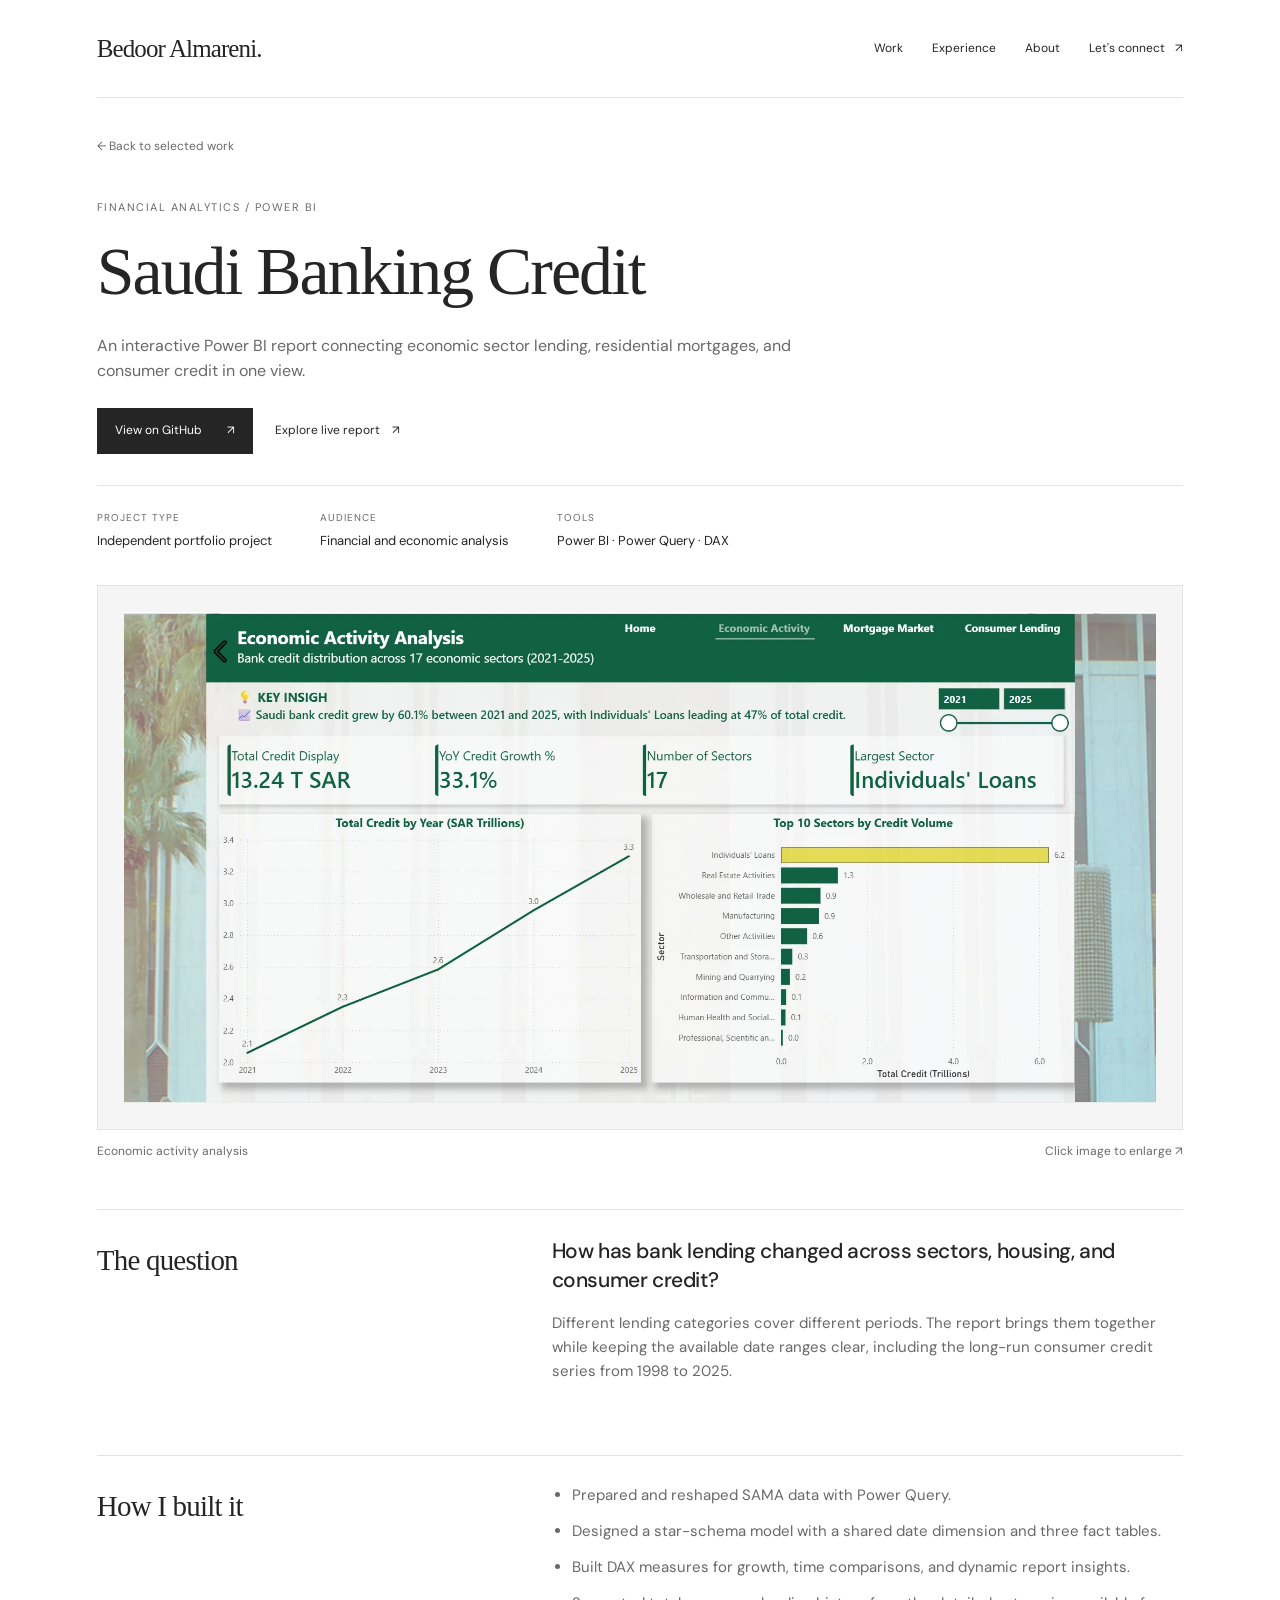
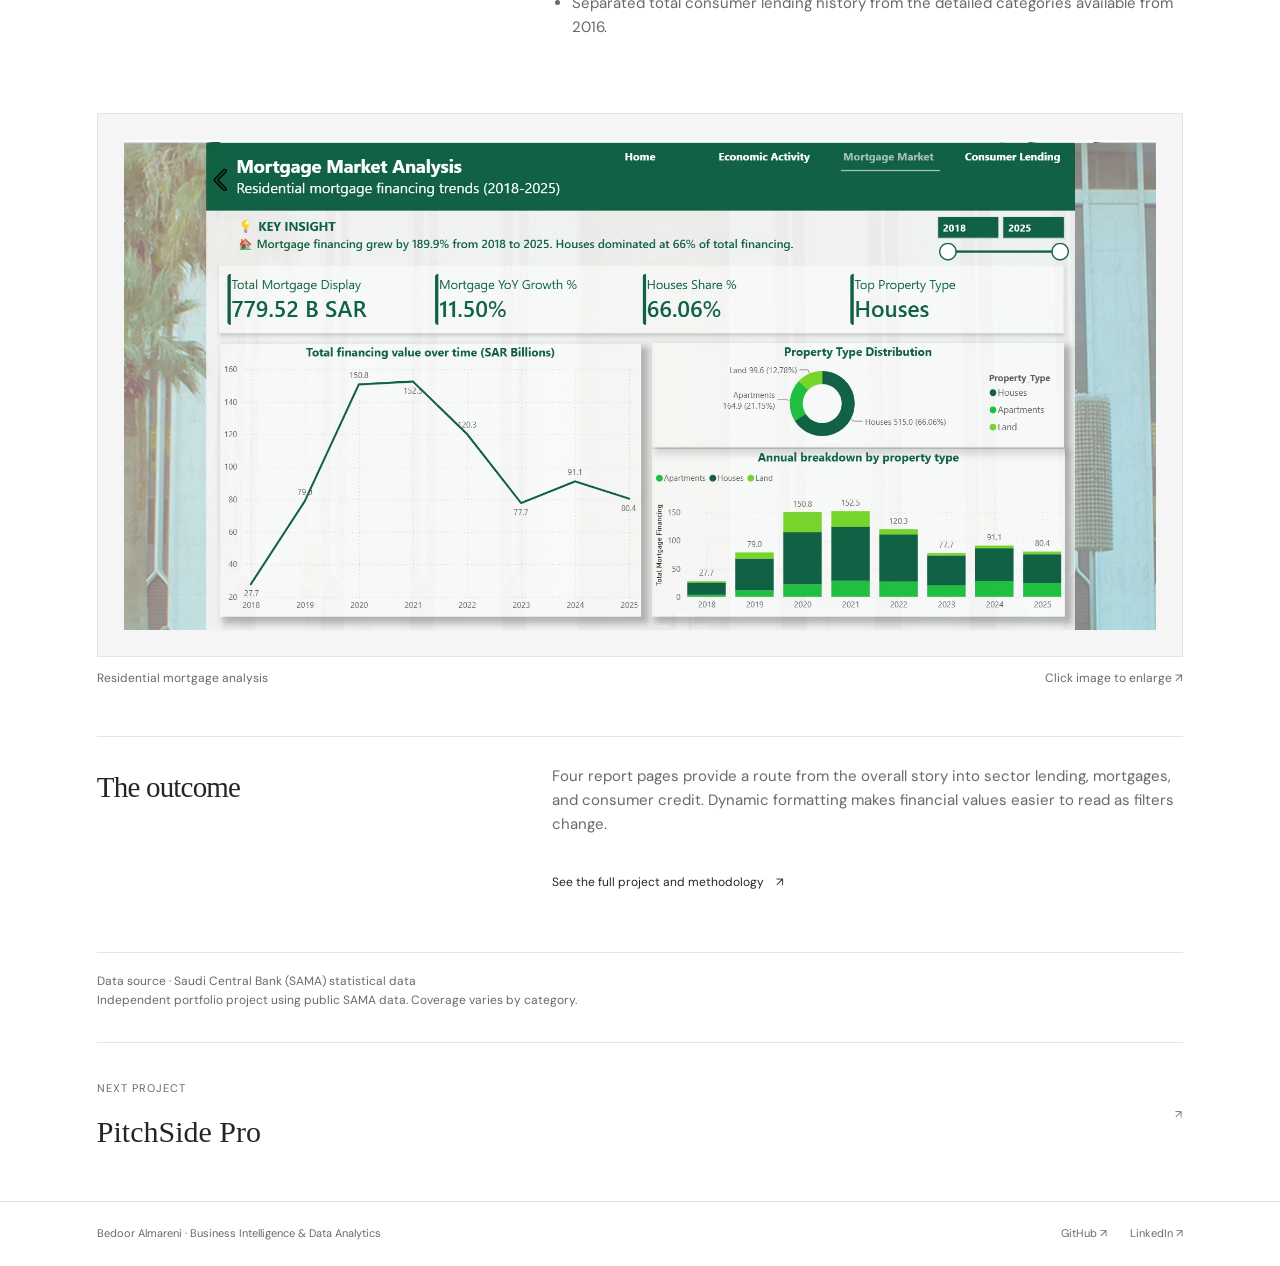
<file: saudi-banking.html>
<!doctype html>
<html lang="en"><head><meta charset="utf-8"><meta name="viewport" content="width=device-width, initial-scale=1"><title>Saudi Banking Credit | Bedoor Almareni</title><meta name="description" content="An interactive Power BI report connecting economic sector lending, residential mortgages, and consumer credit in one view."><meta name="theme-color" content="#ffffff"><meta property="og:title" content="Saudi Banking Credit | Bedoor Almareni"><meta property="og:description" content="An interactive Power BI report connecting economic sector lending, residential mortgages, and consumer credit in one view."><meta property="og:type" content="website"><link rel="icon" href="assets/favicon.svg" type="image/svg+xml"><link rel="stylesheet" href="styles.css"><script src="site.js" defer></script></head><body><a class="skip" href="#main">Skip to content</a>
<header class="site-header"><div class="shell"><nav class="nav" aria-label="Main navigation">
<a class="logo" href="index.html" aria-label="Bedoor Almareni, home">Bedoor Almareni.</a>
<button class="menu-toggle" type="button" aria-expanded="false" aria-controls="main-nav">Menu</button>
<div class="nav-links" id="main-nav"><a href="index.html#work">Work</a><a href="index.html#experience">Experience</a><a href="index.html#about">About</a><a class="nav-contact" href="index.html#contact">Let's connect <span aria-hidden="true">↗</span></a></div>
</nav></div></header><main id="main" class="shell"><div class="case-top"><a class="back" href="index.html#work">← Back to selected work</a><div class="case-heading"><p class="eyebrow">Financial analytics / Power BI</p><h1>Saudi Banking Credit</h1><p class="intro">An interactive Power BI report connecting economic sector lending, residential mortgages, and consumer credit in one view.</p><div class="actions"><a class="primary" href="https://github.com/bedooralmareni/Saudi-banking-credit-dashboard" target="_blank" rel="noopener noreferrer">View on GitHub <span aria-hidden="true">↗</span></a><a class="text-link" href="https://app.powerbi.com/view?r=eyJrIjoiOTRhMmZhNDAtNjNlMC00MzNiLTlmMjAtN2JhOTRiOTY1Y2RjIiwidCI6Ijk3ZGE5ZDRmLWRlM2EtNDMxMC04MWM5LTcwZDU4ZjM3YWJkNSIsImMiOjl9" target="_blank" rel="noopener noreferrer">Explore live report <span aria-hidden="true">↗</span></a></div></div><div class="case-meta"><div><span>Project type</span>Independent portfolio project</div><div><span>Audience</span>Financial and economic analysis</div><div><span>Tools</span>Power BI · Power Query · DAX</div></div></div><figure class="gallery-figure"><button type="button" class="gallery-button banking" aria-label="Enlarge Economic activity analysis"><img src="assets/banking.webp" alt="Saudi Banking Credit — Economic activity analysis" width="1600" height="850" loading="lazy"></button><figcaption><span>Economic activity analysis</span><span>Click image to enlarge ↗</span></figcaption></figure><section class="case-story"><h2>The question</h2><div class="case-copy"><h3>How has bank lending changed across sectors, housing, and consumer credit?</h3><p>Different lending categories cover different periods. The report brings them together while keeping the available date ranges clear, including the long-run consumer credit series from 1998 to 2025.</p></div></section><section class="case-story"><h2>How I built it</h2><div class="case-copy"><ul><li>Prepared and reshaped SAMA data with Power Query.</li><li>Designed a star-schema model with a shared date dimension and three fact tables.</li><li>Built DAX measures for growth, time comparisons, and dynamic report insights.</li><li>Separated total consumer lending history from the detailed categories available from 2016.</li></ul></div></section><figure class="gallery-figure"><button type="button" class="gallery-button banking" aria-label="Enlarge Residential mortgage analysis"><img src="assets/banking-detail.webp" alt="Saudi Banking Credit — Residential mortgage analysis" width="1600" height="850" loading="lazy"></button><figcaption><span>Residential mortgage analysis</span><span>Click image to enlarge ↗</span></figcaption></figure><section class="case-story"><h2>The outcome</h2><div class="case-copy"><p>Four report pages provide a route from the overall story into sector lending, mortgages, and consumer credit. Dynamic formatting makes financial values easier to read as filters change.</p><a class="text-link" href="https://github.com/bedooralmareni/Saudi-banking-credit-dashboard" target="_blank" rel="noopener noreferrer">See the full project and methodology <span aria-hidden="true">↗</span></a></div></section><p class="source-note">Data source · Saudi Central Bank (SAMA) statistical data<br>Independent portfolio project using public SAMA data. Coverage varies by category.</p><a class="next-project" href="pitchside-pro.html"><div><span>Next project</span><strong>PitchSide Pro</strong></div><span aria-hidden="true">↗</span></a></main><footer class="footer"><div class="shell footer-inner"><span>Bedoor Almareni · Business Intelligence &amp; Data Analytics</span><div class="footer-links"><a href="https://github.com/bedooralmareni" target="_blank" rel="noopener noreferrer">GitHub ↗</a><a href="https://www.linkedin.com/in/bedoor-alsulami" target="_blank" rel="noopener noreferrer">LinkedIn ↗</a></div></div></footer><dialog class="lightbox" aria-label="Report image preview"><div class="lightbox-header"><span class="lightbox-caption"></span><button class="close-lightbox" type="button">Close ✕</button></div><img alt=""></dialog></body></html>
</file>
<file: styles.css>
@import url('https://fonts.googleapis.com/css2?family=DM+Sans:wght@400;500;600&display=swap');

:root {
  --paper: #ffffff;
  --ink: #252525;
  --sub: #696969;
  --line: #e4e4e4;
  --panel: #f5f5f5;
  font-family: 'DM Sans', Arial, sans-serif;
  color: var(--ink);
  background: var(--paper);
  color-scheme: light;
  scroll-behavior: smooth;
  font-synthesis: none;
}

* { box-sizing: border-box; }
body { margin: 0; line-height: 1.6; }
a { color: inherit; text-decoration: none; }
button { font: inherit; cursor: pointer; }
button, a { -webkit-tap-highlight-color: transparent; }
a:focus-visible, button:focus-visible { outline: 2px solid var(--ink); outline-offset: 5px; }
::selection { background: #dedede; color: var(--ink); }
img { display: block; max-width: 100%; height: auto; }
h1, h2, h3, p { margin-top: 0; }
h1, h2 { font-family: Georgia, 'Times New Roman', serif; font-weight: 400; }
h3 { font-size: 21px; font-weight: 500; line-height: 1.3; letter-spacing: -.4px; }
.shell { max-width: 1240px; margin: auto; padding: 0 6%; }
.skip { position: absolute; top: -100px; padding: 12px; background: var(--ink); color: var(--paper); z-index: 20; }
.skip:focus { top: 12px; }
.nav { min-height: 98px; display: flex; align-items: center; justify-content: space-between; gap: 24px; border-bottom: 1px solid var(--line); }
.logo { font-family: Georgia, serif; font-size: 25px; letter-spacing: -.9px; }
.nav-links { display: flex; align-items: center; gap: 29px; font-size: 12px; }
.nav-links a { min-height: 44px; display: inline-flex; align-items: center; gap: 10px; }
.nav-links a:hover, .footer a:hover, .text-link:hover { text-decoration: underline; text-underline-offset: 5px; }
.menu-toggle { display: none; }
.hero { padding: 57px 0 0; }
.hero-main { display: grid; grid-template-columns: 1.4fr .8fr; gap: 65px; align-items: end; }
.eyebrow, .section-label { color: var(--sub); font-size: 11px; font-weight: 400; letter-spacing: 1.5px; text-transform: uppercase; margin: 0 0 23px; }
.hero h1 { font-size: clamp(53px, 6.2vw, 82px); line-height: 1.06; letter-spacing: -3px; margin: 0; }
.hero h1 em { font-weight: 400; }
.intro { font-size: 14px; color: var(--sub); max-width: 400px; margin-bottom: 24px; }
.hero-info { padding-bottom: 7px; }
.actions { display: flex; align-items: center; flex-wrap: wrap; gap: 22px; }
.primary { background: var(--ink); color: var(--paper); padding: 12px 17px; border: 1px solid var(--ink); display: inline-flex; align-items: center; justify-content: center; gap: 25px; min-height: 46px; font-size: 12px; transition: background .2s; }
.primary:hover { background: #494949; }
.text-link { font-size: 12px; display: inline-flex; align-items: center; gap: 12px; min-height: 44px; }
.hero-byline { display: flex; justify-content: space-between; gap: 22px; color: var(--sub); font-size: 11px; margin-top: 39px; padding: 20px 0 25px; border-bottom: 1px solid var(--line); }
.section-heading { display: flex; justify-content: space-between; align-items: baseline; gap: 25px; margin: 31px 0 24px; }
.section-heading h2 { font-size: 32px; letter-spacing: -.8px; line-height: 1.2; margin: 0; }
.section-heading > p { margin: 0; color: var(--sub); font-size: 12px; }
.project-grid { display: grid; grid-template-columns: 1fr 1fr; gap: 38px 29px; margin-bottom: 66px; }
.project { min-width: 0; }
.project-cover { background: var(--panel); display: flex; align-items: center; justify-content: center; padding: 24px; aspect-ratio: 1.7; overflow: hidden; border: 1px solid #eeeeee; }
.project-cover img { width: 100%; box-shadow: 0 3px 13px #0000000d; transition: transform .3s; }
.project-cover:hover img { transform: scale(1.025); }
.project-title { display: flex; justify-content: space-between; align-items: center; gap: 20px; padding-top: 18px; }
.project-title h3 { margin: 0; font-size: 21px; font-weight: 500; }
.project-title:hover h3 { text-decoration: underline; text-underline-offset: 4px; }
.project-arrow { font-size: 22px; font-weight: 400; }
.project-description { font-size: 13px; color: var(--sub); margin: 8px 0 13px; max-width: 450px; }
.project-category { color: var(--sub); font-size: 11px; margin: 0; }
.tags { display: flex; flex-wrap: wrap; gap: 7px; list-style: none; margin: 0; padding: 0; }
.tags li { color: var(--sub); font-size: 10px; letter-spacing: .4px; border: 1px solid var(--line); padding: 4px 8px; }
.experience { padding-bottom: 41px; border-top: 1px solid var(--line); }
.experience .section-heading { margin: 30px 0 8px; }
.job { display: grid; grid-template-columns: 1fr 1.4fr; gap: 50px; border-bottom: 1px solid var(--line); padding: 25px 0; }
.job h3 { margin-bottom: 6px; font-size: 18px; }
.job-meta { color: var(--sub); font-size: 12px; }
.job p { margin: 0; color: var(--sub); font-size: 14px; max-width: 520px; }
.about { display: grid; grid-template-columns: 1fr 1.4fr; gap: 50px; padding: 9px 0 55px; }
.about h2 { font-size: 33px; letter-spacing: -.8px; margin: 0; }
.about p { font-size: 14px; color: var(--sub); margin-bottom: 18px; max-width: 520px; }
.skills { margin-top: 25px; }
.skills .tags li { font-size: 11px; padding: 5px 9px; }
.contact { border-top: 1px solid var(--line); padding: 35px 0 43px; display: flex; justify-content: space-between; align-items: center; gap: 30px; }
.contact h2 { font-size: 43px; letter-spacing: -1.3px; margin-bottom: 11px; }
.contact p { font-size: 13px; color: var(--sub); margin: 0; }
.contact-links { display: flex; align-items: center; flex-wrap: wrap; gap: 23px; }
.footer { border-top: 1px solid var(--line); padding: 23px 0; color: var(--sub); font-size: 11px; }
.footer-inner { display: flex; justify-content: space-between; flex-wrap: wrap; gap: 20px; }
.footer-links { display: flex; gap: 23px; }
.case-top { padding-top: 29px; }
.back { display: inline-flex; align-items: center; gap: 10px; color: var(--sub); font-size: 12px; min-height: 40px; margin-bottom: 32px; }
.back:hover { text-decoration: underline; text-underline-offset: 4px; }
.case-heading { max-width: 900px; }
.case-heading .eyebrow { margin-bottom: 18px; }
.case-heading h1 { font-size: clamp(43px, 5.3vw, 70px); line-height: 1.08; letter-spacing: -2px; margin-bottom: 25px; }
.case-heading .intro { font-size: 16px; max-width: 710px; }
.case-meta { display: flex; flex-wrap: wrap; gap: 48px; border-top: 1px solid var(--line); padding: 24px 0; margin: 31px 0 9px; }
.case-meta div { display: grid; gap: 5px; font-size: 13px; }
.case-meta span { color: var(--sub); font-size: 10px; letter-spacing: 1px; text-transform: uppercase; }
.gallery-figure { margin: 0 0 35px; }
.gallery-button { background: var(--panel); display: block; width: 100%; padding: 26px; border: 1px solid var(--line); }
.gallery-button img { width: 100%; }
.gallery-figure figcaption { display: flex; justify-content: space-between; gap: 20px; padding-top: 12px; color: var(--sub); font-size: 12px; }
.case-story { display: grid; grid-template-columns: 1fr 1.6fr; gap: 60px; margin: 48px 0; border-top: 1px solid var(--line); padding-top: 27px; }
.case-story h2 { font-size: 29px; letter-spacing: -.8px; margin-bottom: 0; }
.case-copy h3 { font-size: 21px; font-weight: 500; line-height: 1.35; margin-bottom: 17px; }
.case-copy p, .case-copy li { color: var(--sub); font-size: 15px; }
.case-copy p { margin-bottom: 24px; }
.case-copy ul { padding-left: 20px; margin: 0 0 26px; }
.case-copy li + li { margin-top: 12px; }
.source-note { border-top: 1px solid var(--line); padding: 19px 0; color: var(--sub); font-size: 12px; }
.next-project { border-top: 1px solid var(--line); display: flex; justify-content: space-between; align-items: center; gap: 25px; padding: 31px 0 45px; }
.next-project span { color: var(--sub); font-size: 11px; letter-spacing: 1px; text-transform: uppercase; }
.next-project strong { display: block; font-family: Georgia, serif; font-size: 30px; font-weight: 400; margin-top: 9px; }
.next-project:hover strong { text-decoration: underline; text-underline-offset: 5px; }
.lightbox { background: var(--paper); color: var(--ink); border: 1px solid var(--line); width: 95vw; max-width: 1500px; max-height: 94vh; padding: 18px; }
.lightbox::backdrop { background: #202020dc; }
.lightbox-header { display: flex; align-items: center; justify-content: space-between; gap: 20px; margin-bottom: 14px; font-size: 13px; }
.close-lightbox { border: 1px solid var(--line); background: var(--paper); color: var(--ink); padding: 10px 16px; }
.lightbox img { width: 100%; max-height: 78vh; object-fit: contain; }
.notfound { padding: 90px 0 120px; }
.notfound h1 { font-size: clamp(40px, 6vw, 75px); line-height: 1.1; letter-spacing: -2px; }
.notfound p { color: var(--sub); }

@media (min-width: 1450px) { .shell { padding: 0 60px; } }
@media (max-width: 850px) {
  .hero-main { gap: 40px; grid-template-columns: 1.2fr .8fr; }
  .hero h1 { font-size: 59px; }
  .hero .intro { font-size: 13px; }
  .actions { gap: 15px; }
  .nav-links { gap: 20px; }
  .project-cover { padding: 15px; }
  .project-grid { gap: 31px 23px; }
  .project-title h3 { font-size: 19px; }
  .job, .about { gap: 30px; }
}
@media (max-width: 600px) {
  .nav { min-height: 79px; position: relative; }
  .logo { font-size: 22px; }
  .menu-toggle { display: block; padding: 9px 12px; min-height: 44px; color: var(--ink); border: 1px solid var(--line); background: var(--paper); font-size: 12px; }
  .nav-links { display: none; position: absolute; top: 100%; left: -6.82%; right: -6.82%; padding: 15px 6%; background: var(--paper); border-bottom: 1px solid var(--line); z-index: 5; flex-wrap: wrap; gap: 12px 25px; }
  .nav-links[data-open] { display: flex; }
  .hero { padding-top: 35px; }
  .hero-main { grid-template-columns: 1fr; gap: 25px; }
  .hero h1 { font-size: 52px; letter-spacing: -2px; }
  .hero .intro { font-size: 14px; max-width: none; }
  .eyebrow { font-size: 10px; letter-spacing: 1.25px; margin-bottom: 21px; }
  .hero-info { padding-bottom: 0; }
  .hero-byline { flex-wrap: wrap; margin-top: 27px; padding: 18px 0 22px; gap: 7px 22px; }
  .section-heading { align-items: flex-start; margin: 24px 0 20px; }
  .section-heading h2 { font-size: 29px; }
  .section-heading > p { max-width: 110px; font-size: 11px; text-align: right; }
  .project-grid { grid-template-columns: 1fr; gap: 31px; margin-bottom: 43px; }
  .project-cover { padding: 19px; }
  .project-title { padding-top: 14px; }
  .project-title h3 { font-size: 20px; }
  .job, .about { grid-template-columns: 1fr; gap: 16px; }
  .job { padding: 23px 0; }
  .job p, .about p { font-size: 14px; }
  .experience { padding-bottom: 35px; }
  .about { padding-bottom: 37px; }
  .about h2 { font-size: 29px; }
  .contact { flex-direction: column; align-items: flex-start; gap: 22px; padding: 29px 0 34px; }
  .contact h2 { font-size: 36px; }
  .footer-inner { gap: 14px; }
  .case-top { padding-top: 22px; }
  .back { margin-bottom: 25px; }
  .case-heading h1 { font-size: 42px; letter-spacing: -1.4px; }
  .case-heading .intro { font-size: 15px; }
  .case-meta { gap: 22px; padding: 21px 0; }
  .case-meta div { font-size: 12px; }
  .gallery-button { padding: 10px; }
  .gallery-figure figcaption { font-size: 11px; }
  .case-story { grid-template-columns: 1fr; gap: 19px; margin: 34px 0; padding-top: 23px; }
  .case-story h2 { font-size: 27px; }
  .case-copy h3 { font-size: 20px; }
  .case-copy p, .case-copy li { font-size: 14px; }
  .next-project strong { font-size: 26px; }
  .next-project { padding-bottom: 33px; }
  .lightbox { padding: 12px; }
}
@media (prefers-reduced-motion: reduce) {
  :root { scroll-behavior: auto; }
  *, *::before, *::after { transition: none !important; }
}
</file>
